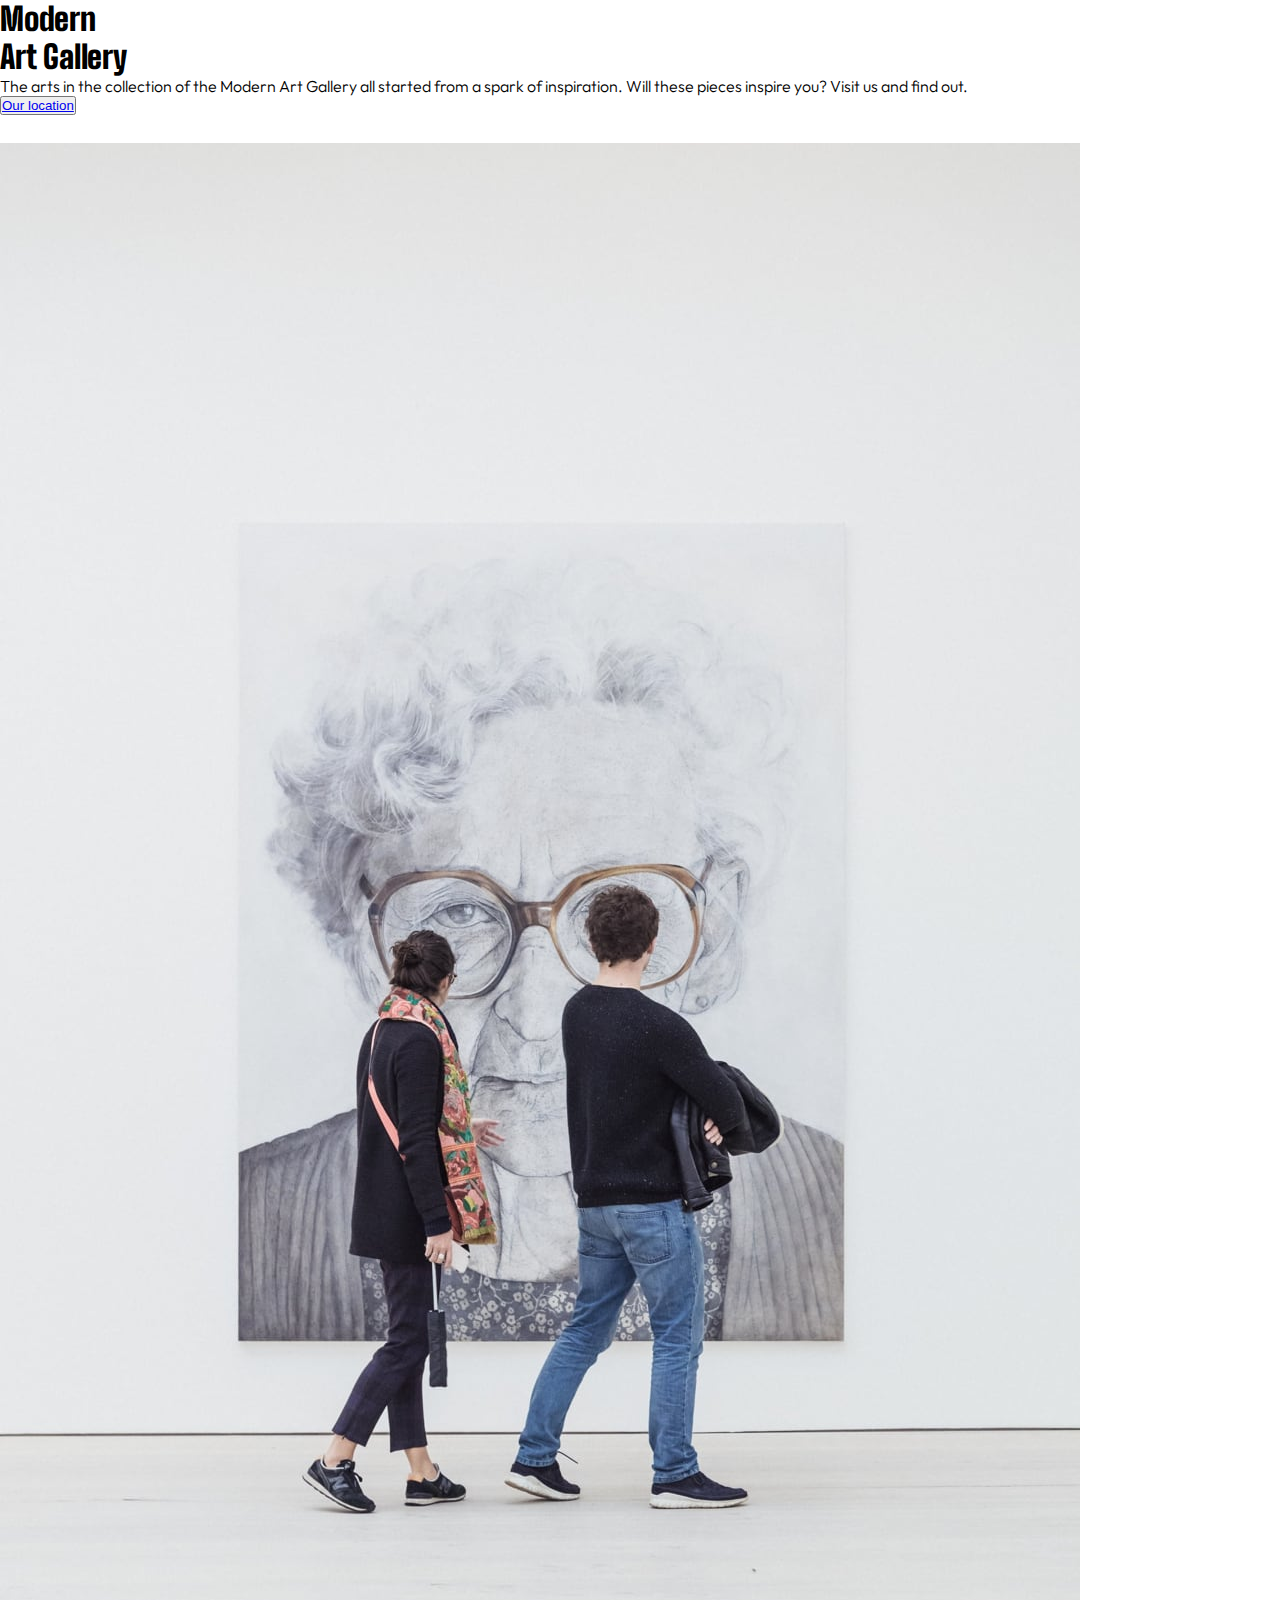
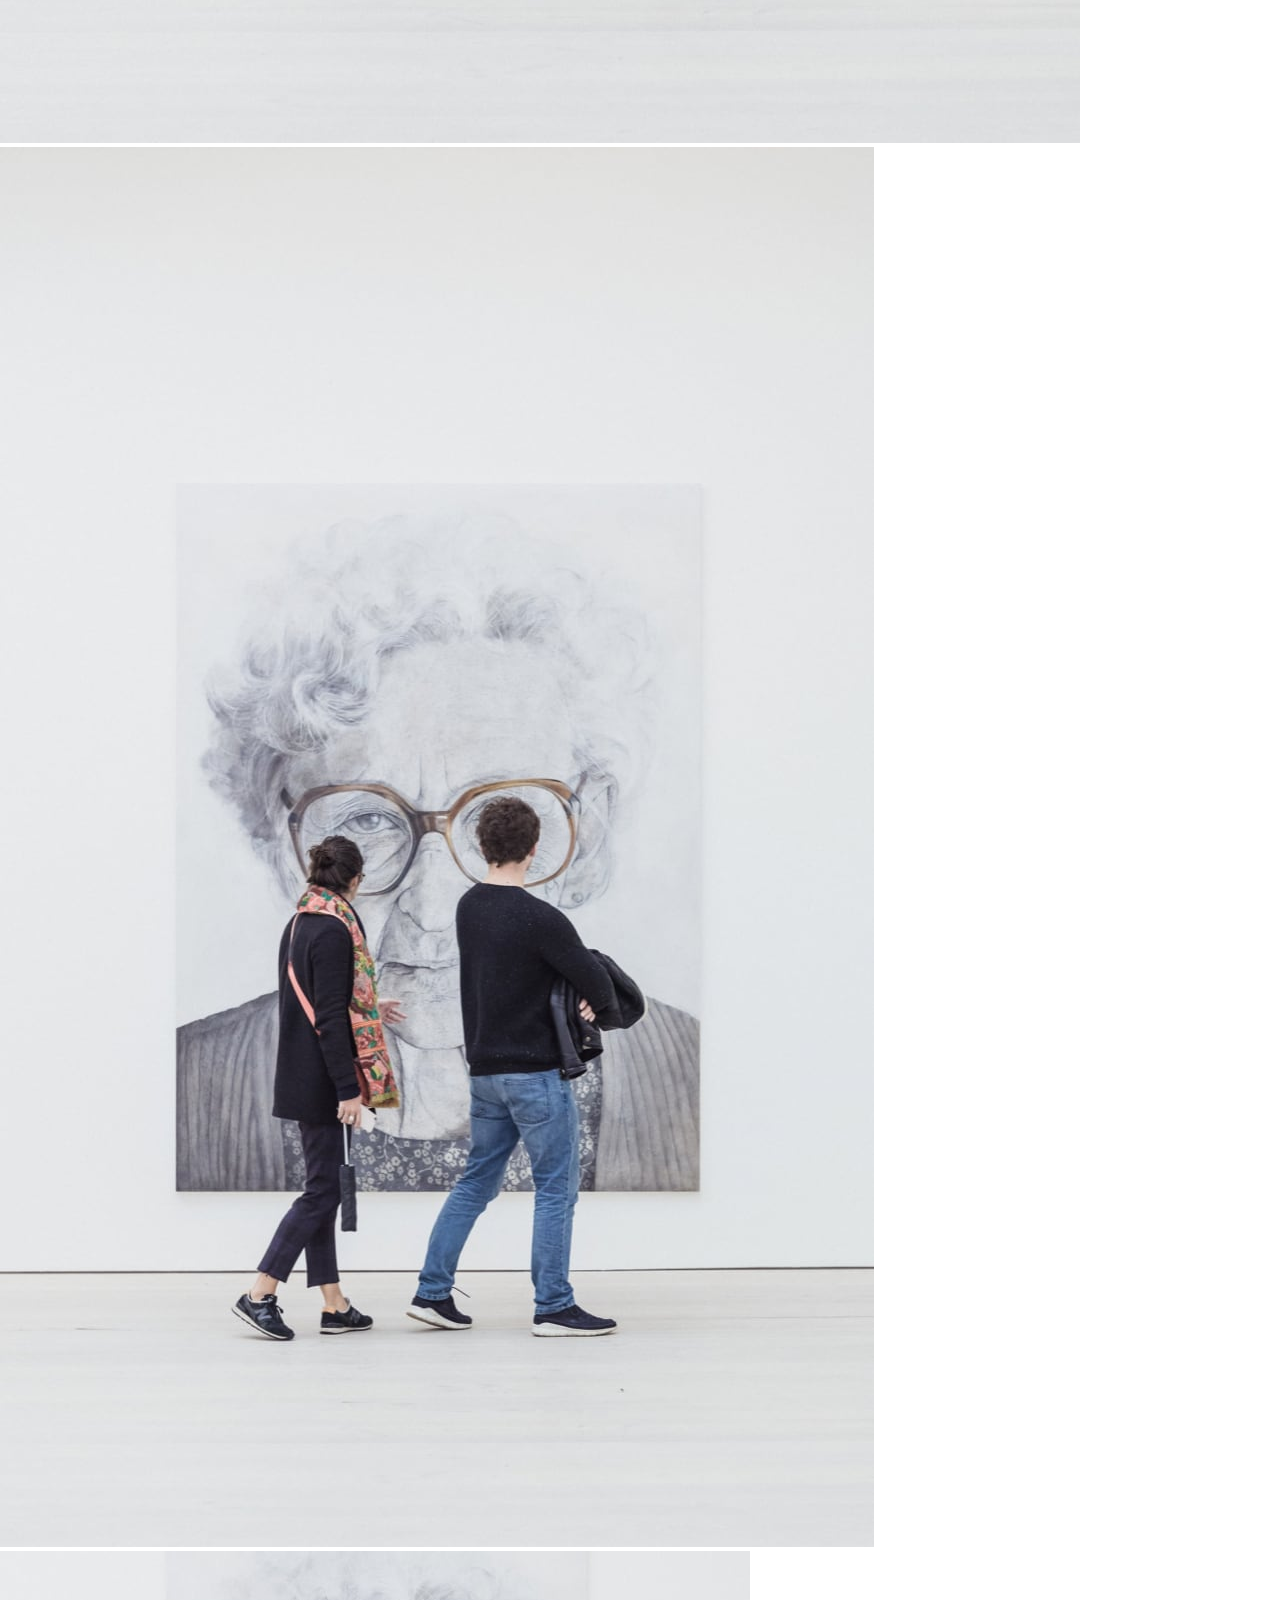
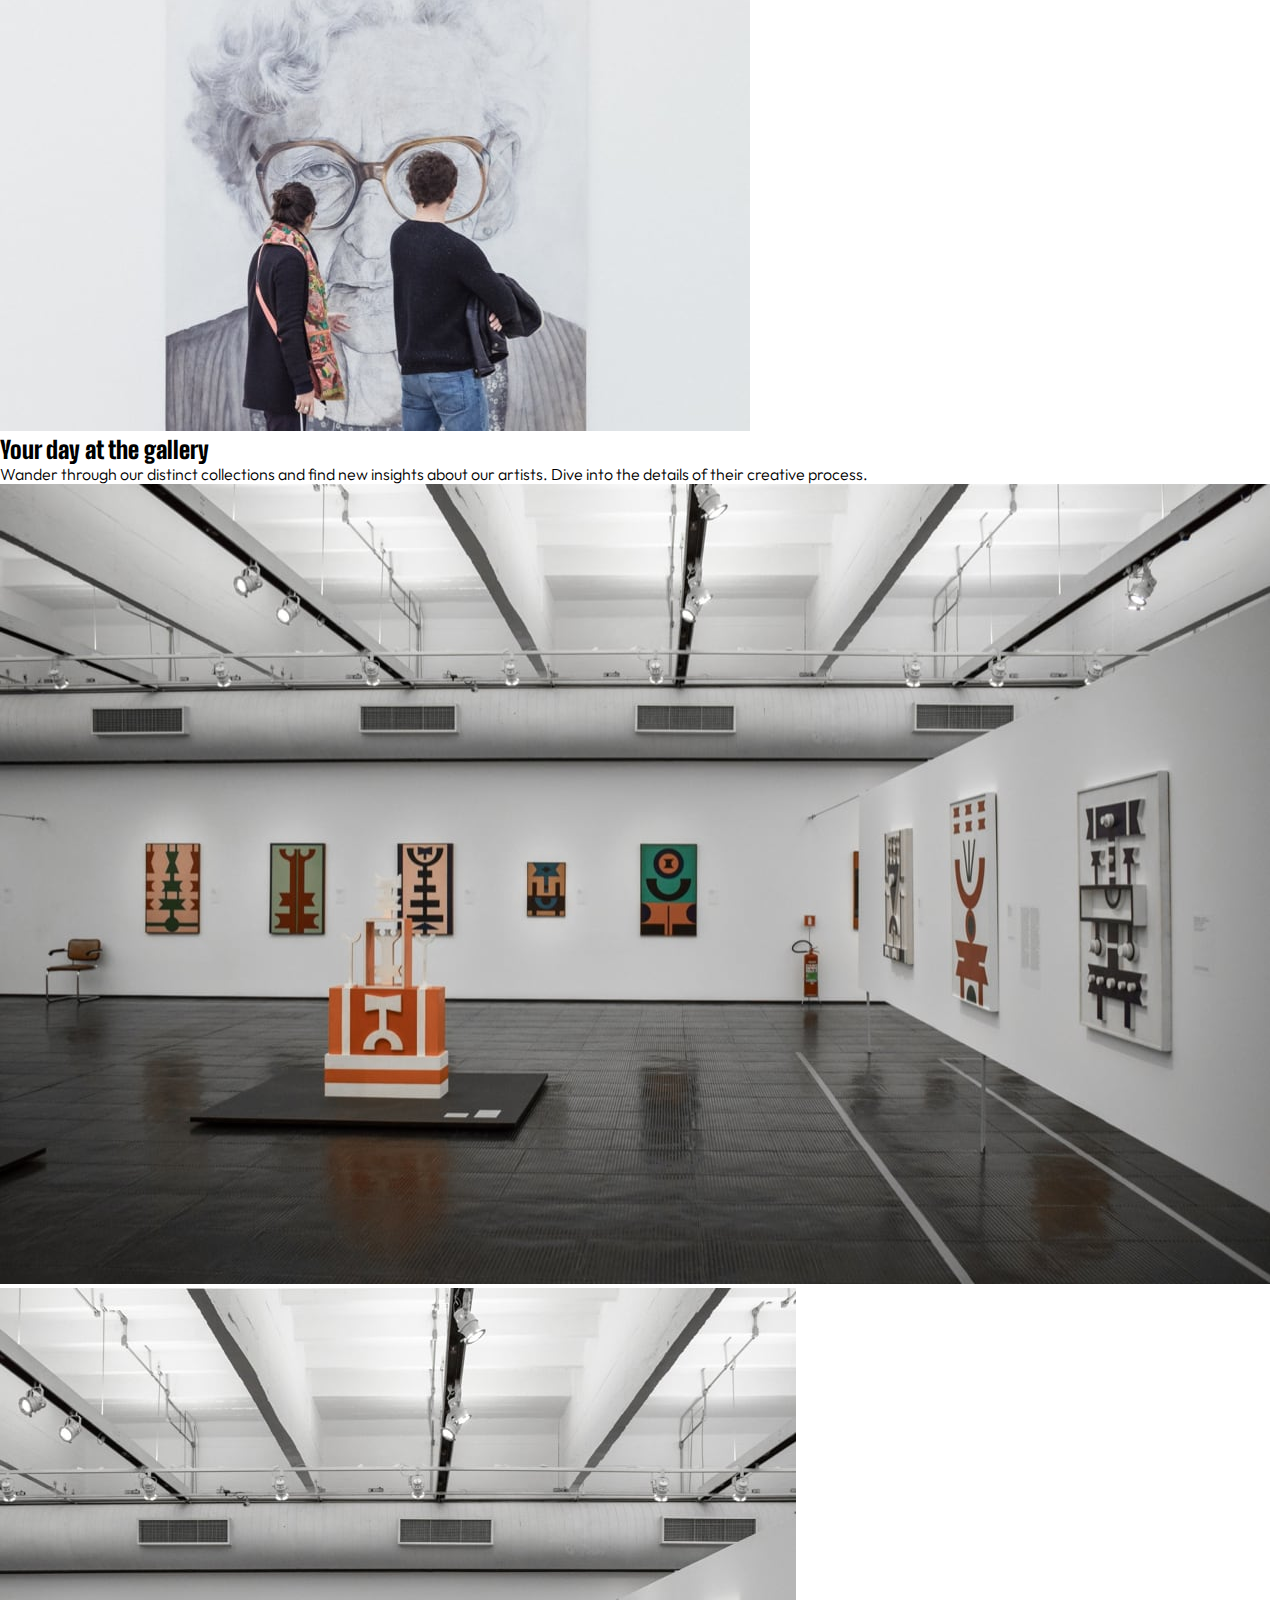
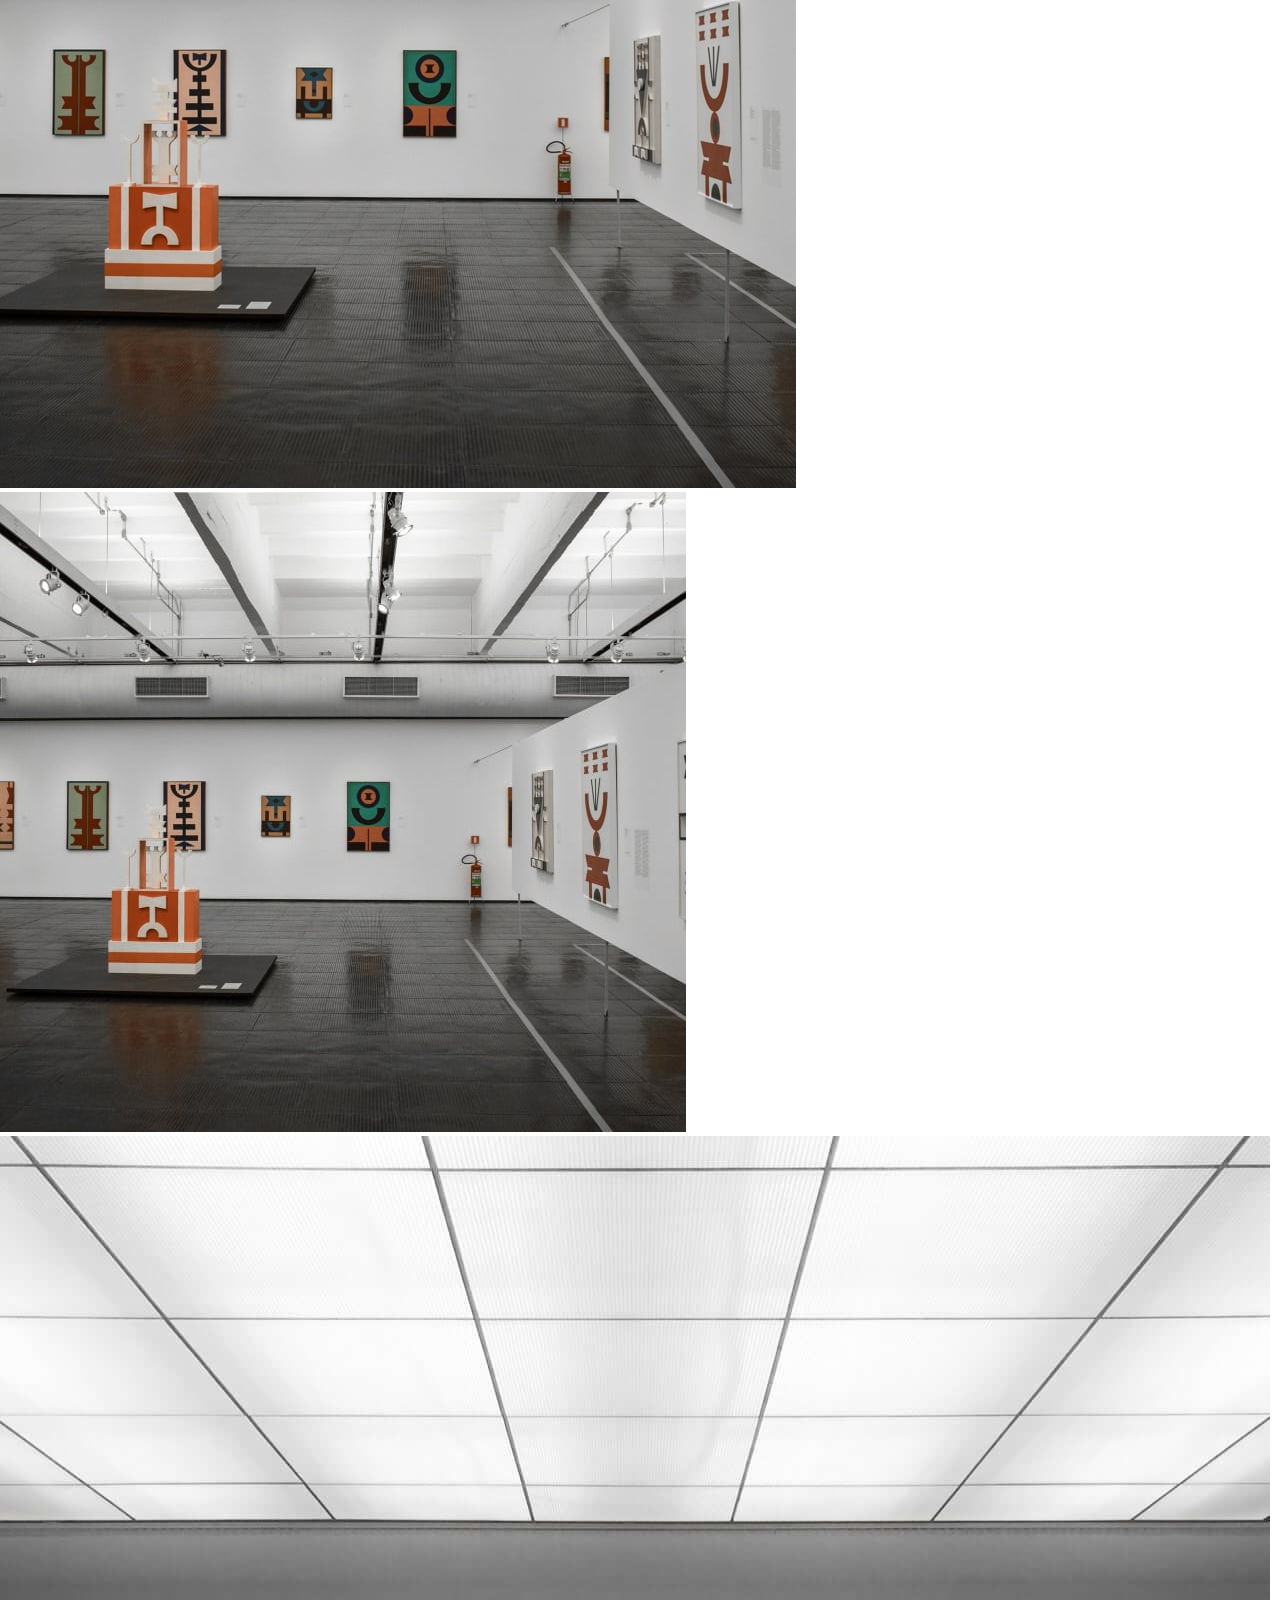
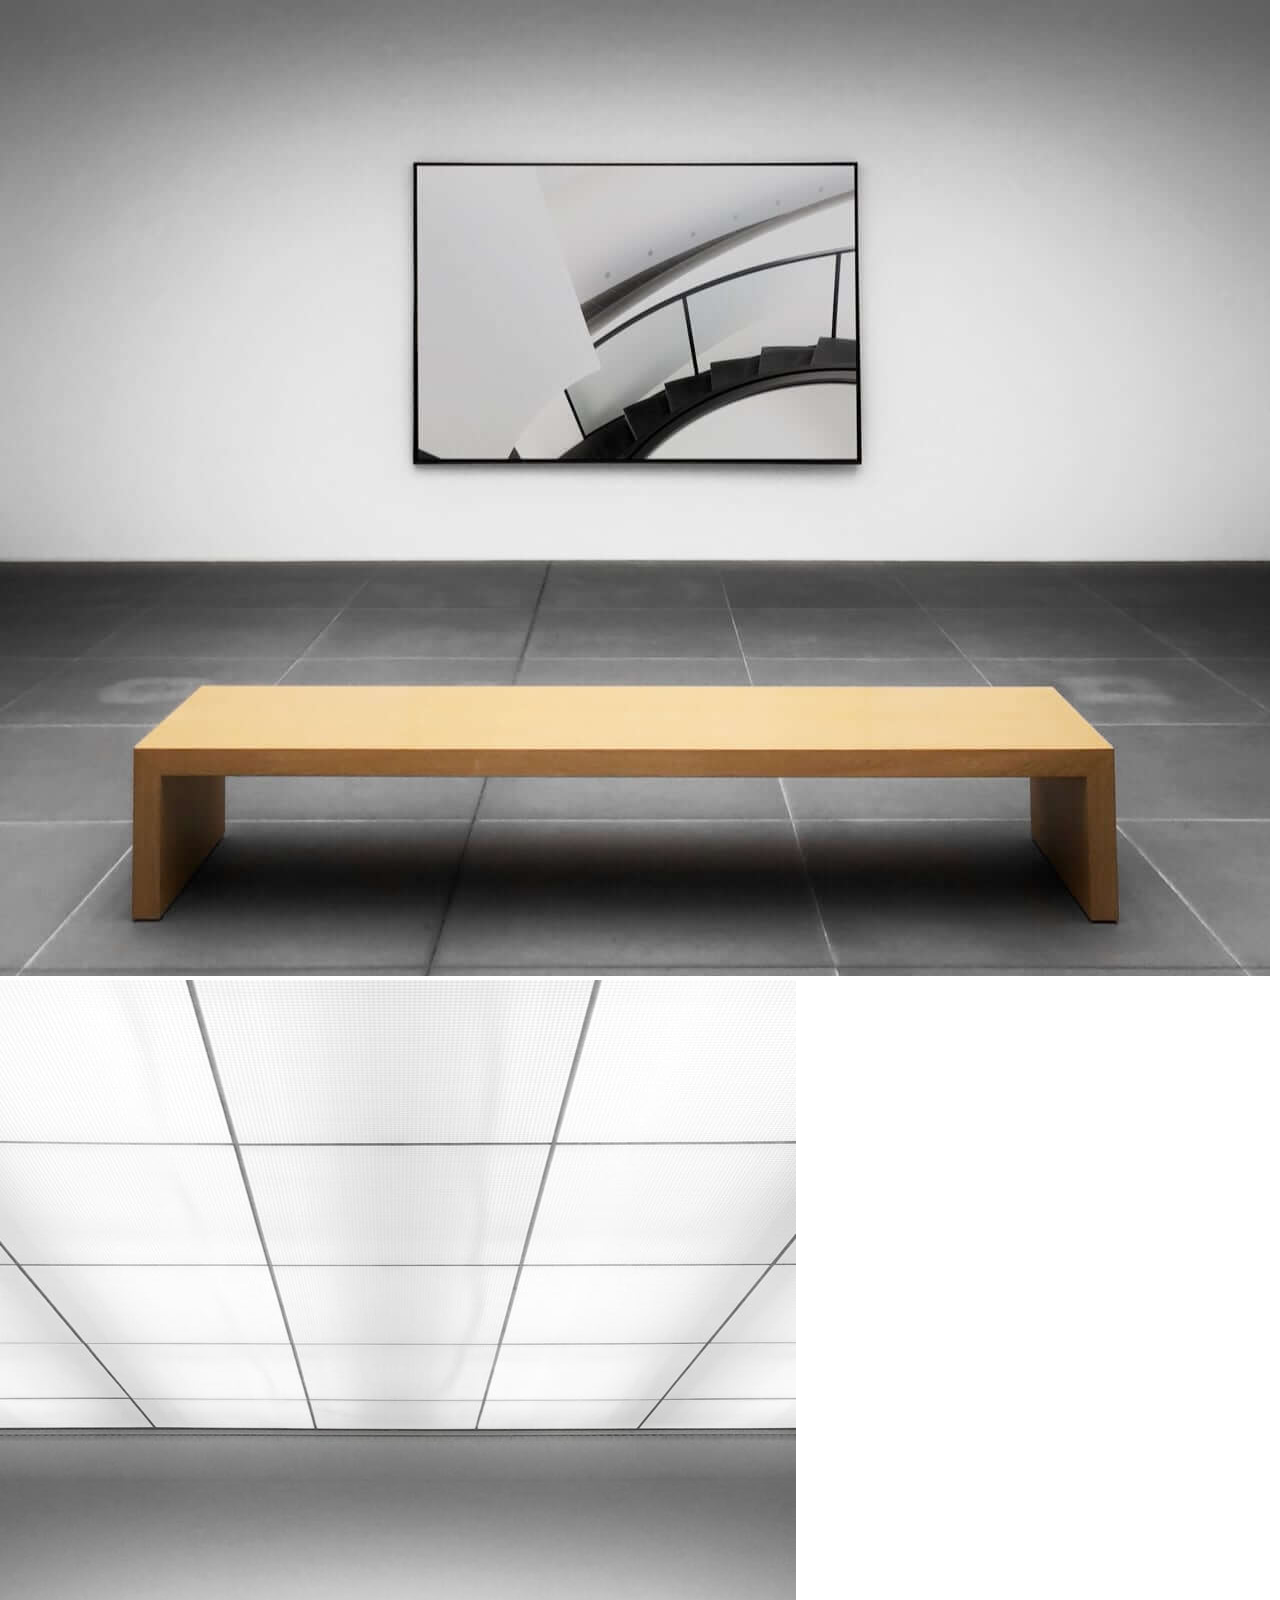
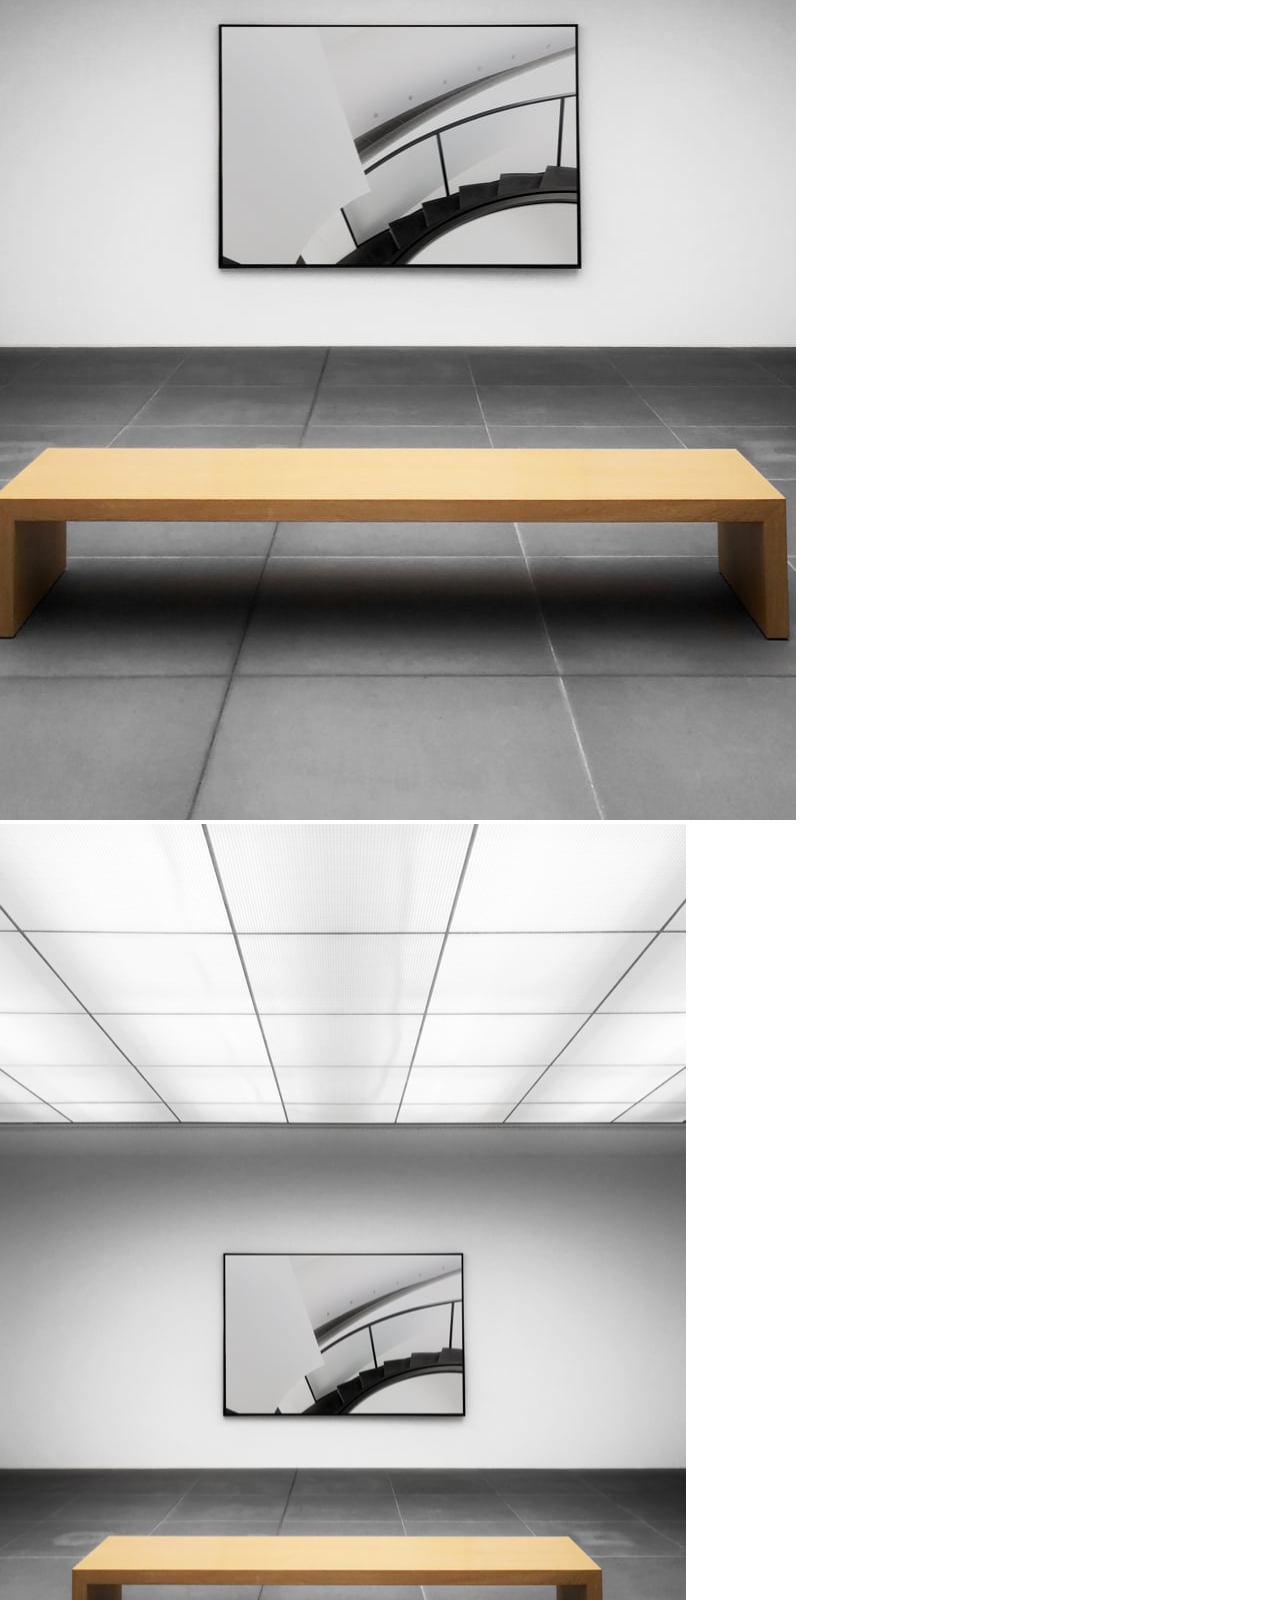
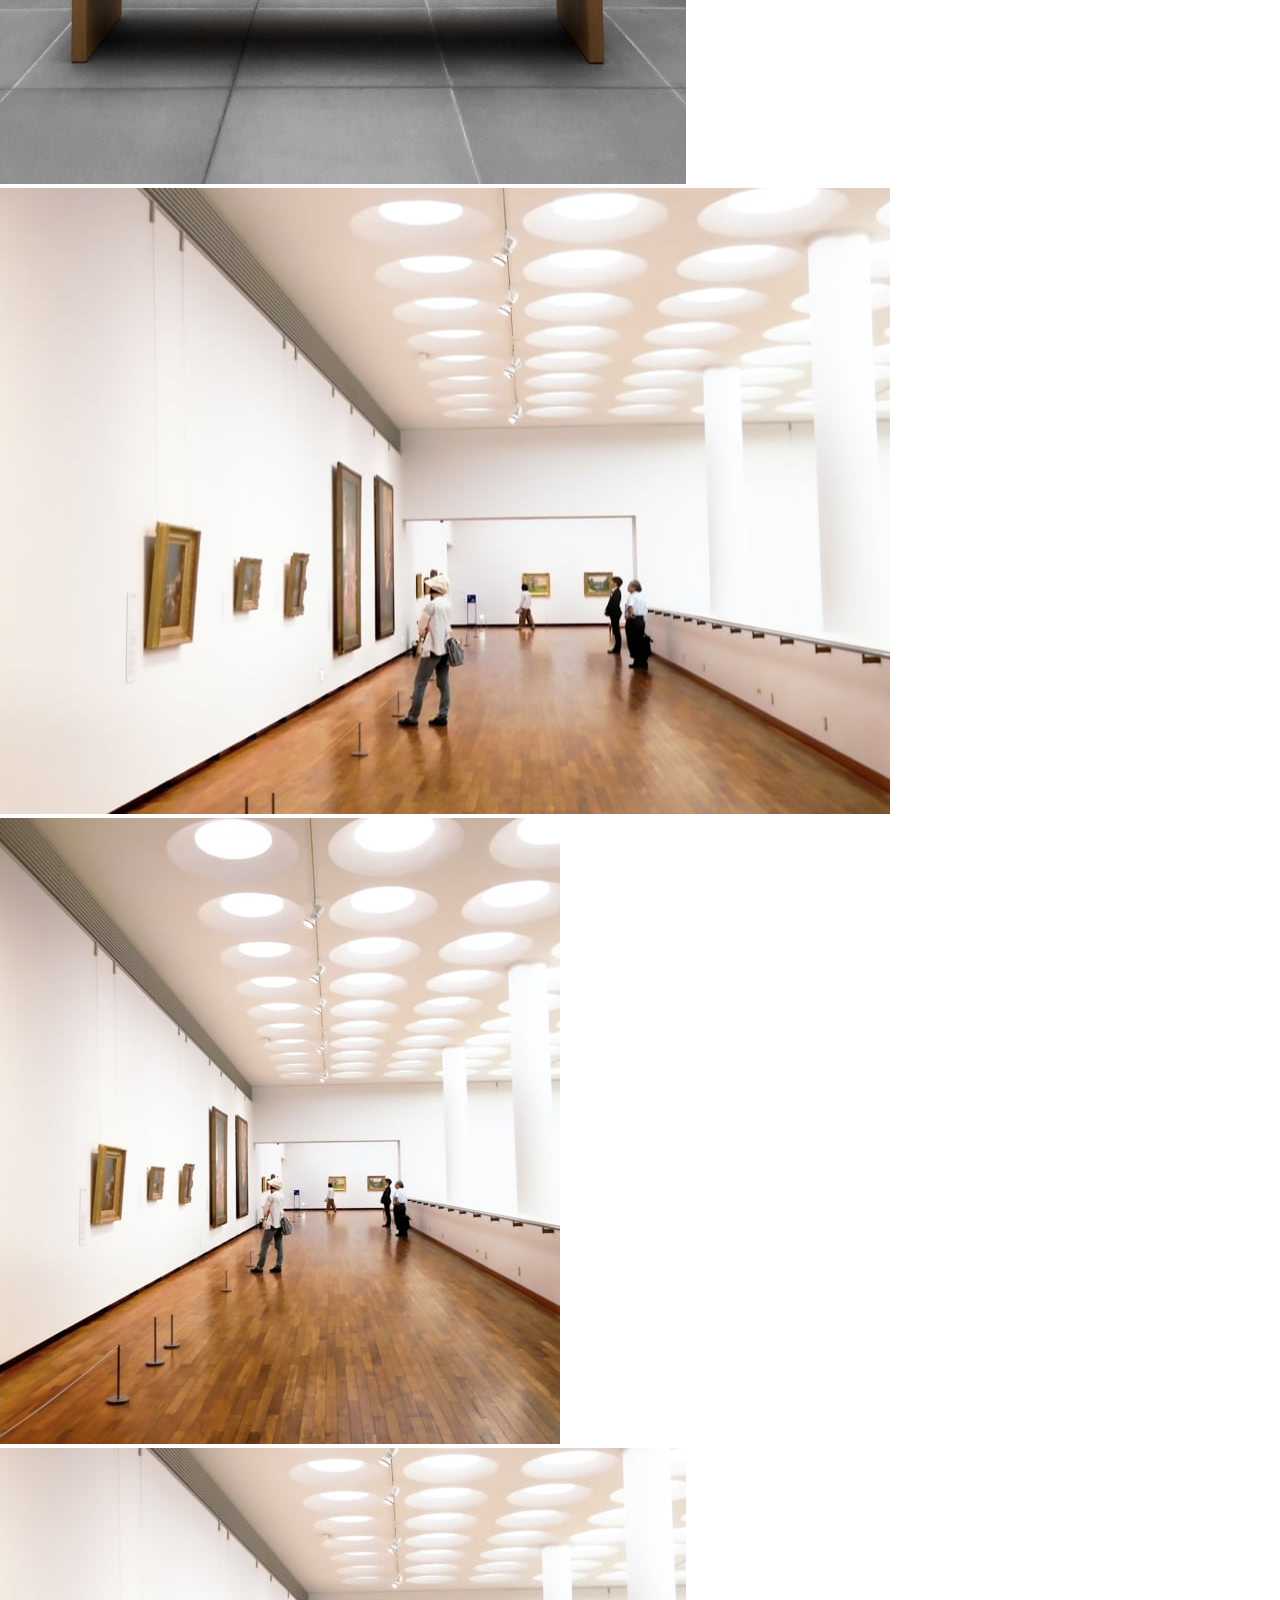
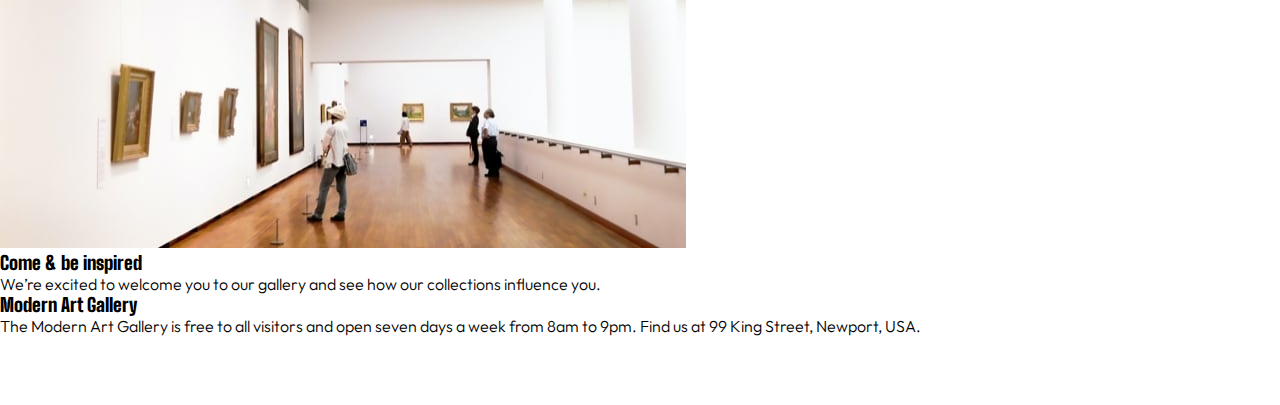
<file: index.html>
<!DOCTYPE html>
<html lang="en">
<head>
  <meta charset="UTF-8">
  <meta name="viewport" content="width=device-width, initial-scale=1.0">

  <link rel="stylesheet" href="style1.css">
  <title>Frontend Mentor | Art gallery website</title>
</head>
<body>

<div class="full-wrapper">


    <div class="first-container">

      <div class="about">
      <h1> Moder<span>n</span> <br>Art Gal<span>lery</span> </h1>

      <p>The arts in the collection of the Modern Art Gallery all started 
        from a spark of inspiration. Will these pieces inspire you? Visit 
        us and find out. </p>

<div class="button-container"> 
  <button  class="location"><a href="location.html"> Our location </a> </button>
<div class="button-image"><img src="assets/icon-arrow-right.svg" alt=""></div>

</div>
    
      </div>

      <div class="desktop-image1">
        <img src="assets/desktop/image-hero@2x.jpg" alt="">
      </div>

      <div class="tablet-image1">
        <img src="assets/tablet/image-hero@2x.jpg" alt="">
      </div>

      <div class="mobile-image1">
        <img src="assets/mobile/image-hero@2x.jpg" alt="">
      </div>

</div>

<div class="second-container">

  <div class="first-section">

    <div class="first-about">
      <h2> Your day at the gallery</h2>
    
      <p> Wander through our distinct collections and find new insights about 
        our artists. Dive into the details of their creative process.</p>
    </div>

    <div class="desktop-image2">
      <img src="assets/desktop/image-grid-1@2x.jpg" alt="">
    </div>

    <div class="tablet-image2">
      <img src="assets/tablet/image-grid-1@2x.jpg" alt="">
    </div>

    <div class="mobile-image2">
      <img src="assets/mobile/image-grid-1@2x.jpg" alt="">
    </div>

  

</div>

<div class="second-section">
<div class="part-1">
  <div class="desktop-image3">
    <img src="assets/desktop/image-grid-2@2x.jpg" alt="">
  </div>

  <div class="tablet-image3">
    <img src="assets/tablet/image-grid-2@2x.jpg" alt="">
  </div>

  <div class="mobile-image3">
    <img src="assets/mobile/image-grid-2@2x.jpg" alt="">
  </div>

</div>


<div class="part-2">
  <div class="desktop-image4">
    <img src="assets/desktop/image-grid-3@2x.jpg" alt="">
  </div>

  <div class="tablet-image4">
    <img src="assets/tablet/image-grid-3@2x.jpg" alt="">
  </div>

  <div class="mobile-image4">
    <img src="assets/mobile/image-grid-3@2x.jpg" alt="">
  </div>

<div class="advertisements">
  <h3> Come &amp; be inspired</h2>
    
  <p> We’re excited to welcome you to our gallery and see how our collections 
   influence you.</p>
</div>

</div>


</div>

</div> 


<footer>

  <div class="footer-content">
  
    <div class="footer-about">
      <h3>  Modern Art Gallery</h3>
      <p>  The Modern Art Gallery is free to all visitors and open seven days a week 
           from 8am to 9pm. Find us at 99 King Street, Newport, USA.</p> 
          </div>
  
          <div class="social-media">
  
            <div class="facebook">
              <img src="assets/icon-facebook.svg" alt="">
            </div>
          
            <div class="twitter">
              <img src="assets/icon-twitter.svg" alt="">
            </div>
          
            <div class="instagram">
              <img src="assets/icon-instagram.svg" alt="">
            </div>
            
          </div>
  
   
  </div>
  
  </footer>


 

  


    


      
   

   
      
      

</body>
</html>
</file>
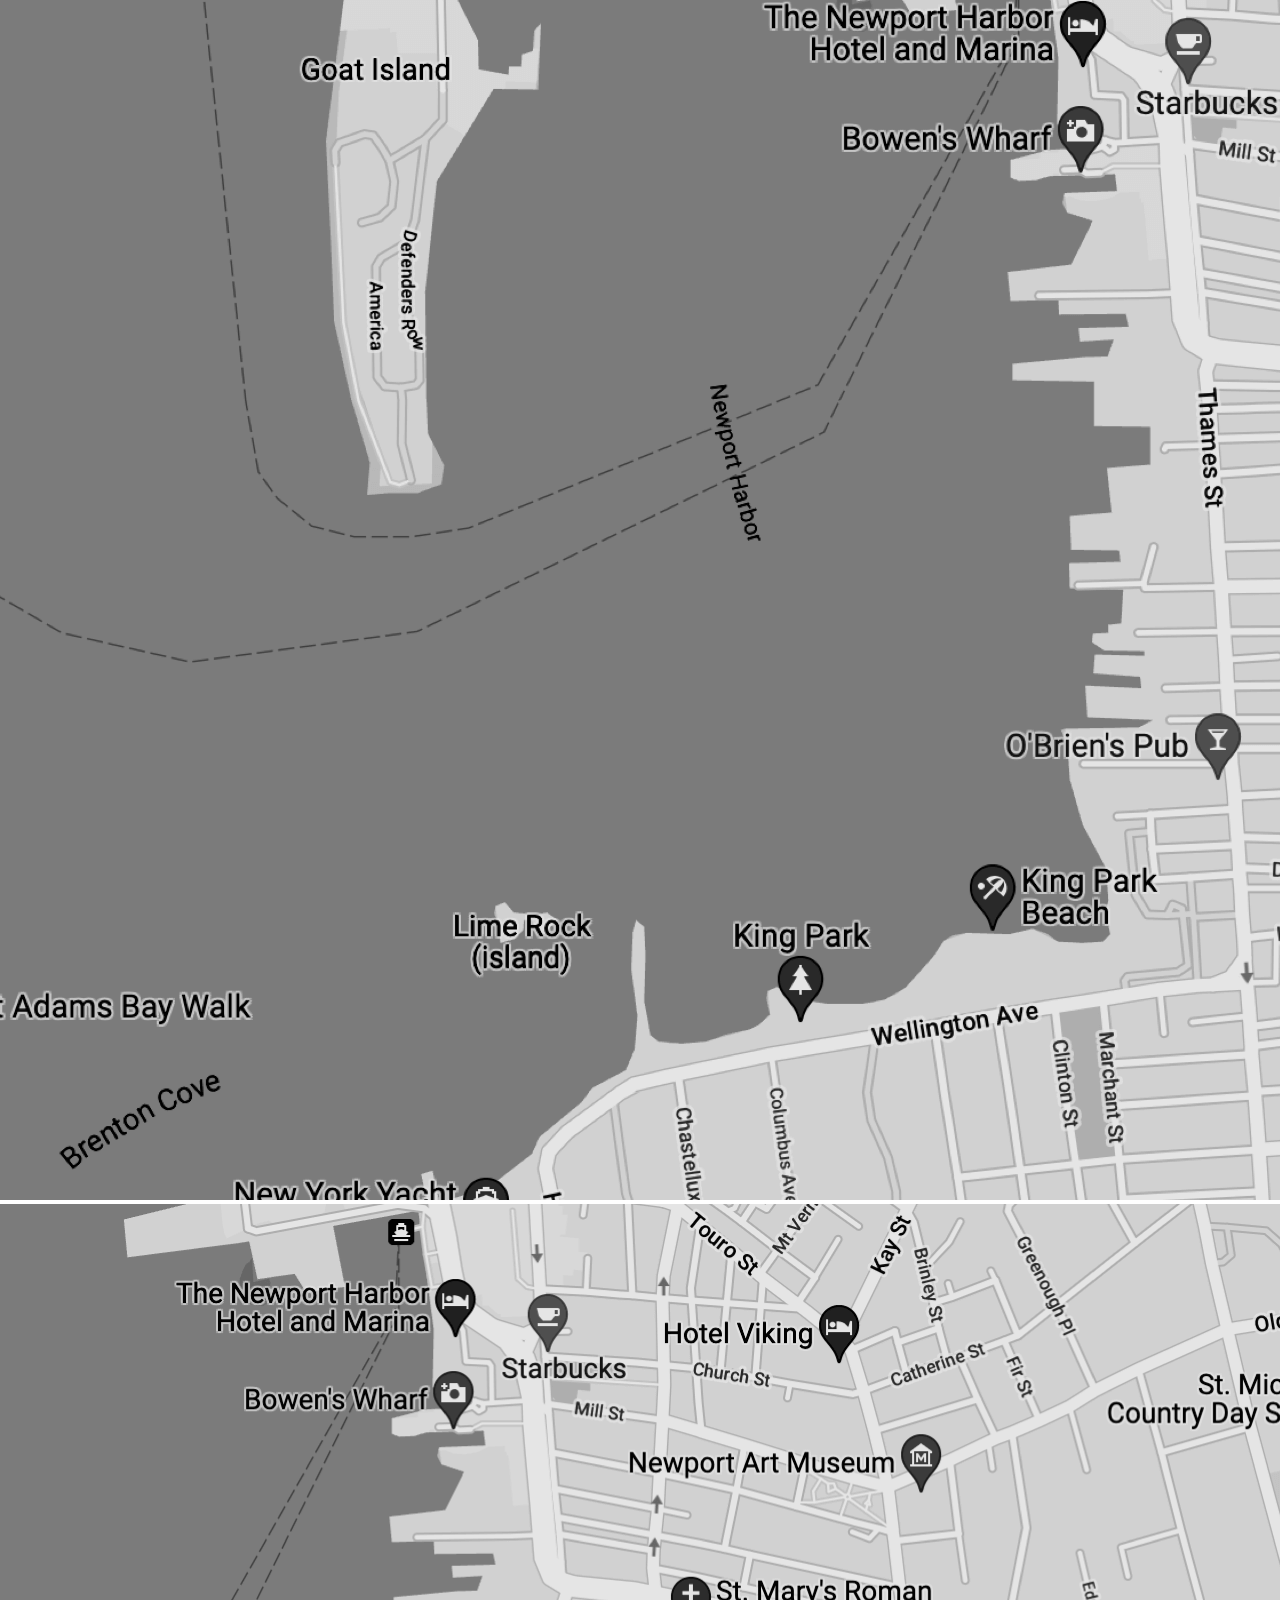
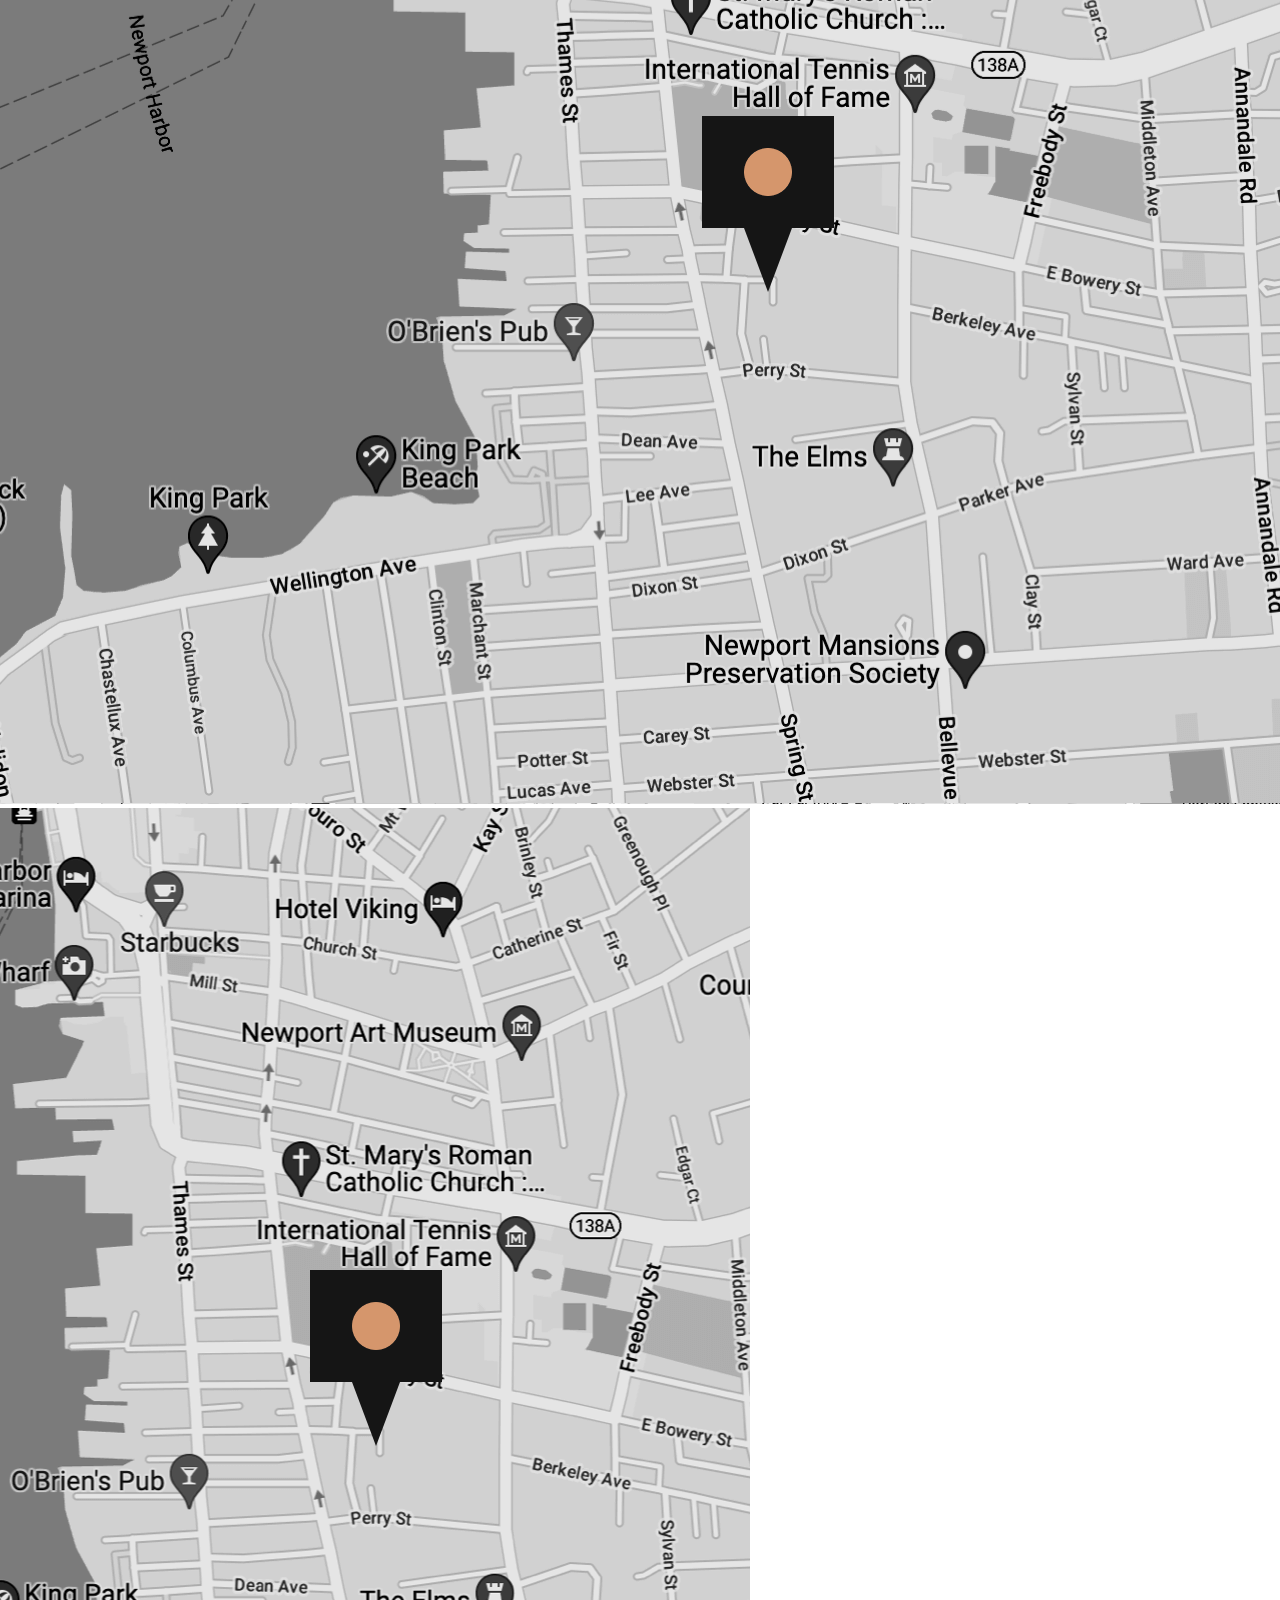
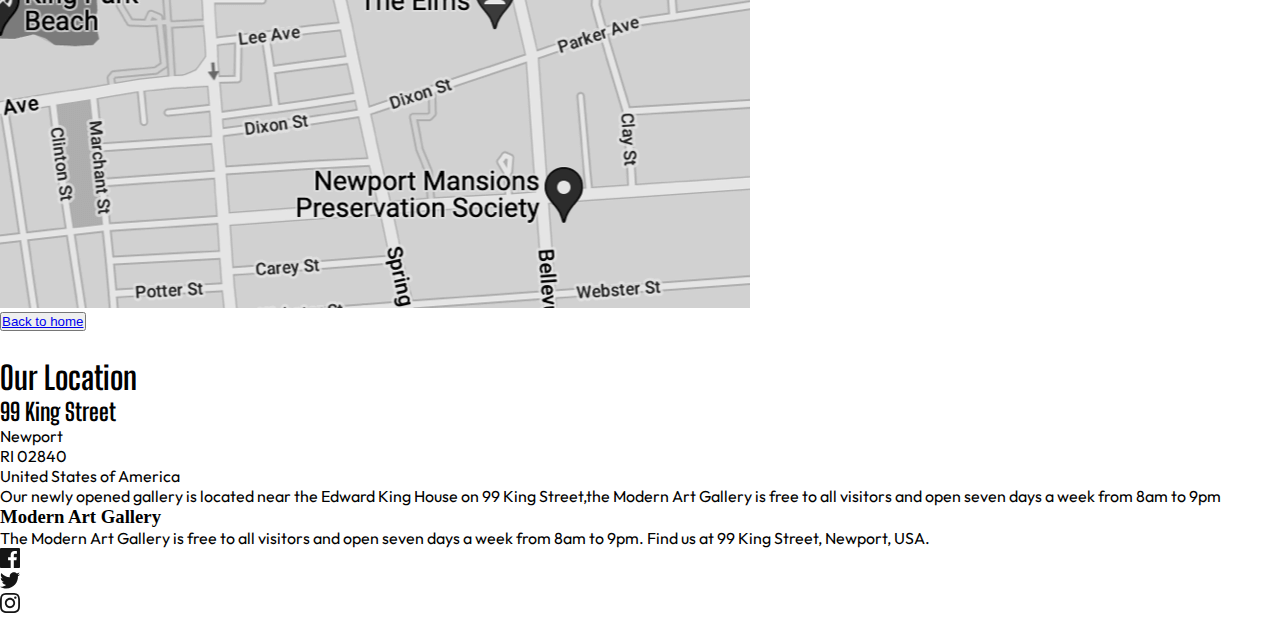
<file: location.html>
<!DOCTYPE html>
<html lang="en">
<head>
  <meta charset="UTF-8">
  <meta name="viewport" content="width=device-width, initial-scale=1.0">
  
  <title>Frontend Mentor | Art gallery website</title>
  <link rel="stylesheet" href="style2.css">
</head>
<body>
<div class="container">

  <div class="first-section">
    <div class="desktop-image00">
      <img src="assets/desktop/image-map@2x.png" alt="">
 </div>
 <div class="tablet-image00">
  <img src="assets/tablet/image-map@2x.png" alt="">
 </div>

 <div class="mobile-image00">
  <img src="assets/mobile/image-map@2x.png" alt="">
 </div>
    
    <div class="button-container">
    <button class="home"><a href="index.html">Back to home</a></button>
      <div class="button-image"><img src="assets/icon-arrow-left.svg" alt=""></div>
    </div>

  </div>

  <div class="second-section">
    <div class="second-part">
  <div class="location"><h1>Our Location</h1></div>

  <div class="directions">
   <div class="part-one">
    <h2>99 King Street</h2>
    <p> Newport <br>
      RI 02840 <br>
      United States of America</p>
   </div>
   
 <div class="part-two">
  <p>Our newly opened gallery is located near the Edward King House on
    99 King Street,the Modern Art Gallery is free to all visitors and open
    seven days a week from 8am to 9pm
    </p>
 </div>
 
 </div>

    </div>

  </div>

  <footer>

    <div class="footer-content">
  
  <div class="footer-about">
  
    <h3> Modern Art Gallery</h3>
  
    <p> The Modern Art Gallery is free to all visitors and open seven days a week 
     from 8am to 9pm. Find us at 99 King Street, Newport, USA.</p>
  </div>
  
  <div class="social-media">
    <div class="facebook">
      <img src="assets/icons/facebook.svg" alt="">
    </div>
  
  <div class="twitter">
    <img src="assets/icons/twitter.svg" alt="">
  </div>
  
  <div class="instagram">
    <img src="assets/icons/instagram.svg" alt="">
  </div>
  
  </div>
  
    </div>
  
  
  </footer>


</div>
</file>
<file: style1.css>
@import url('https://fonts.googleapis.com/css2?family=Big+Shoulders+Display:wght@400;700;900&family=Outfit&display=swap');

* {padding: 0px;
margin: 0px;
box-sizing: border-box;}
:root {
    --white: hsla(0,0%,100%,100%);
   --almost-black: hsla(0,0%,8%,100%);
    --gold: hsla(24,56%,63%,100%);
    --dark-grey: hsla(0,0%,27%,100%);}

    h1 , h2, h3, h4 {
        font-weight: 900;
        font-family: 'Big Shoulders Display', sans-serif;}

        p { font-family: 'Outfit', sans-serif;
        font-weight: 300;}

    @media screen and (min-width:1440px){
.tablet-image1,.tablet-image2, .tablet-image3, .tablet-image4 {display: none;}
.mobile-image1 , .mobile-image2, .mobile-image3, .mobile-image4 {display: none;}

a :active {
    cursor: pointer;
}
.button-container :active {
    color: var(--gold);
}

.button-image :active {
color: var(--almost-black);
}



        body{
            width: 100%;
            height: 2554px;}

            .full-wrapper {
                width: 100%;
                height: 100%;
                display: grid;
                grid-template-columns: 100%;
                grid-template-rows: 800px 1150px 244px; 
           row-gap:180px;}

            .first-container {
                width: 90%;
                height:800px;
                display: grid;
                grid-template-columns: 450px 540px 350px;
                position: relative; }
            
                .about {
                    width: 450px;
                    height: 799px;
                    background-color: black;
                    color: white;
                }
            
                .about h1 {
                    width: 514px;
                    height:176px;
                    font-size: 96px;
                    font-weight: 900;
                    text-transform: uppercase;
                    position: absolute;
                    top: 189px;
                    left:165px ; }
            
                    span {color: black;}
            
                    .about p {
                        width: 350px;
                        height: 160px;
                        font-size: 22px;
                        position: absolute;
                        top: 190px;
                        left: 925px;
                        color: var(--dark-grey);}
            
                       .button-container {
                        width: 260px;
                        height: 72px;
                        display: flex;
                       position: absolute;
                       top:425px;
                       left: 925px;}
            
            
            
                        .location{
                            width: 204px;
                            height: 72px;
                            background-color: black;}
            
                        button a {
                            color: white;
                            text-decoration: none;
                            font-size: 20px;
                            font-weight: 900;}
            
                            .button-image{
                                width: 56px;
                                height: 72px;
                                background-color: var(--gold);
                                display: flex;
                                align-items: center;
                                justify-content: center;}
            
                    .desktop-image1 img {
                        width: 100%;
                        height: 100%; }

                       /* End of first-container */


                       /* Beginning of the second-container */

                       .second-container {
                        justify-self: center;
                        width: 1110px;
                        height: 1150px;
                        display: grid;
                        grid-template-columns: 100%;
                        grid-template-rows: 400px 720px;
                        gap: 30px;}

                        .first-section {
                            width: 100%;
                            height: 400px;
                            display: grid;
                            grid-template-columns: 350px 635px;
                        gap: 125px;}

                            .first-about{
                                width: 350px;
                                height: 280px; 
                            display: grid;
                        gap: 32px;}

                                .first-about h2{
                                    width: 350px;
                                    height: 120px;
                                    text-transform: uppercase;
                                font-size: 60px;
                                font-weight: 900;}
        
                                .first-about p {
                                    width: 350px;
                                    height: 128px;
                                    font-size: 22px;
                                    color: var(--dark-grey);}

                                    .desktop-image2 {
                                        width: 635px;
                                        height: 400px; }

                                    
                                    .desktop-image2 img {
                                        width: 100%;
                                        height: 100%;}

                                        /* End of first-section */

                                        .second-section{
                                            width: 1110px;
                                            height: 720px;
                                            display: grid;
                                            grid-template-columns: 635px 445px;
                                            grid-template-rows: 720px;
                                            gap: 30px; }

                                            .desktop-image3 {
                                                width: 635px;
                                                height: 720px;}

                                                .desktop-image3 img {
                                                    width: 100%;
                                                    height: 100%; }

                                                   .full-box {
                                                    width: 445px;
                                                    height: 720px;
                                                    display: grid;
                                                    grid-template-columns: 445px;
                                                    grid-template-rows: 313px 377px;
                                                }
                                                   
                                                    

                                                   .desktop-image4 {
                                                    width: 445px;
                                                    height: 313px;
                                                margin-bottom: 30px;}

                                                   .desktop-image4 img {
                                                    width: 445px;
                                                    height: 313px;}

                                                    .advertisements{
                                                        width: 445px;
                                                        height: 377px;
                                                        background-color: var(--almost-black);
                                                        color: white;
                                                    display: grid;
                                                gap: 32px;
                                                padding-top: 65px;
                                            padding-left: 48px;}

                                                        .advertisements h3{
                                                            width: 350px;
                                                            height: 120px;
                                                            font-size: 60px;
                                                            font-weight: 900;}
                                                            .advertisements p {
                                                                width: 350px;
                                                                height: 96px;
                                                                font-size: 22px;
                                                            }

                                                    /* End of Second-container */

                                                    /* Beginning of footer */

                                                    footer {
                                                        width: 100%;
                                                        height: 244px;
                                                        background-color: var(--almost-black);
                                                        color: white; 
                                                    display: grid;
                                                justify-content: center;
                                            align-content: center;}

                                            .footer-content {
                                                width: 1110px;
                                                height: 84px;
                                                display: grid;
                                                grid-template-columns: 730px 100px;
                                                grid-template-rows: 84px;
                                            gap: 280px; }


                                                .footer-about {
                                                    width: 730px;
                                                    height: 84px;
                                                    display: flex;
                                                gap: 50px;}

                                                    .footer-about h3 {
                                                        width: 160px;
                                                        height: 54px;
                                                        font-size: 36px; }

                                                        .footer-about p {
                                                            width: 430px;
                                                            height: 74px;
                                                            font-size: 18px; }

                                                            .social-media {
                                                                width: 100px;
                                                                height: 20px;
                                                                display: flex;
                                                                gap: 10px;
                                                            }

    }

    @media screen and (min-width:750px) and (max-width:1024px){

.desktop-image1, .desktop-image2, .desktop-image3, .desktop-image4 {display: none;}
.mobile-image1 , .mobile-image2 , .mobile-image3 , .mobile-image4 {display: none;}
    body{width: 100%;
    height: 2287px;}

    .full-wrapper {
        width: 100%;
        height: 2287px;
        display: grid;
        grid-template-columns: 100%;
        grid-template-rows: 700px 1131px 216px;
        gap: 120px;}

        .first-container {position: relative;
            width: 90%;
            height:700px ;
            display: grid;
            grid-template-columns:437px 339px;
            grid-template-rows: 700px;
        align-items: center;}

            .about {position: absolute;
                z-index: 100;
                left: 389px;
                top: 145px;
                width: 339px;
                height: 410px;
            display: grid;
        gap: 48px;}

                .about h1 {
                    width: 339px;
                    height: 130px;
                    font-size: 70px;}

                    .about p {
                        width: 339px;
                        height: 112px;
                        font-size: 18px;
                        color: var(--dark-grey); }

                        .button-container { width: 260px;
                            height: 72px;
                        display: flex;}

                            .location{
                                width: 204px;
                                height: 72px;
                                background-color: black;}

                                 button a {
                            color: white;
                            text-decoration: none;
                            font-size: 20px;
                            font-weight: 900;}

                            .button-image{
                                width: 56px;
                                height: 72px;
                                background-color: var(--gold);
                                display: flex;
                                align-items: center;
                                justify-content: center;}

                                .tablet-image1{position: absolute;
                                    z-index: 82px;
                                    left: 0;
                                    width: 437px;
                                    height: 700px; }
                
                                .tablet-image1 img{
                                    width: 437px;
                                    height: 700px;
                                }

                                /* End of first-container */

                                .second-container {
                                    justify-self: center;
                                    width: 90%;
                                    height: 1131px;
                                    display: grid;
                                    grid-template-columns: 100%;
                                    grid-template-rows: 400px 720px;
                                    gap: 11px;}

                                    .first-section {
                                        width: 100%;
                                        height: 400px;
                                        display: grid;
                                        grid-template-columns: 223px 398px;
                                        grid-template-rows: 400px;
                                        gap: 68px;}

                                        .first-about {
                                            width: 223px;
                                            height: 299px;
                                        display: grid;
                                    gap: 40px ;}

                                            .first-about h2 {text-transform: uppercase;
                                                width:223px ;
                                                height:135px ;
                                                font-size:50px ; }

                                                .first-about p {
                                                    width:223px ;
                                                    height: 140px;
                                                    font-size: 18px ;
                                                    color: var(--dark-grey) ; }

                                                    .tablet-image2 {
                                                        width: 398px;
                                                        height: 400px;}

                                                        .tablet-image2 img {
                                                            width: 398px;
                                                            height: 400px;}

                                                            .second-section {
                                                                width: 100%;
                                                                height: 720px;
                                                                display: grid;
                                                                grid-template-columns:398px 280px;
                                                                gap: 11px;}

                                                                .tablet-image3 {
                                                                    width: 398px;
                                                                    height: 720px;
                                                                }
                                                                .tablet-image3 img {
                                                                    width:398px ;
                                                                    height: 720px;}

                                                                    .part-two {
                                                                        width:280px ;
                                                                        height:720px ;
                                                                        display: grid;
                                                                        grid-template-columns: 280px;
                                                                        grid-template-rows:313px 396px;
                                                                        }

                                                                        .tablet-image4 {
                                                                            width:280px ;
                                                                            height: 313px;
                                                                            margin-bottom: 11px;
                                                                        }
                                                                        .tablet-image4 img {
                                                                            width: 280px;
                                                                            height: 313px;
                                                                        }

                                                                        .advertisements {
                                                                            width:280px ;
                                                                            height: 396px;
                                                                            background-color: black;
                                                                            color:white ;
                                                                            display: grid;
                                                                            place-items: center center;
                                                                            gap: 30px;
                                                                        }

                                                                        .advertisements h3 {
                                                                            width: 223px;
                                                                            height: 90px;
                                                                            font-size:50px ;
                                                                            text-transform: uppercase;
                                                                        }

                                                                        .advertisements p {
                                                                            width: 223px;
                                                                            height: 112px;
                                                                            font-size: 18px;
                                                                        }
                
                
                                                                        footer {
                                                                            width: 100%;
                                                                            height: 216px;
                                                                            background-color: var(--almost-black);
                                                                            color: white; 
                                                                        display: grid;
                                                                    justify-content: center;
                                                                align-content: center;}
                    
                                                                .footer-content {
                                                                    width: 90%;
                                                                    height: 104px;
                                                                    display: grid;
                                                                    grid-template-columns: 390px 100px;
                                                                    grid-template-rows: 104px;
                                                                gap: 133px; }
                    
                    
                                                                    .footer-about {
                                                                        width: 390px;
                                                                        height: 104px;
                                                                        display: flex;
                                                                    gap: 50px;}
                    
                                                                        .footer-about h3 {
                                                                            width: 110px;
                                                                            height: 40px;
                                                                            font-size: 32px; }
                    
                                                                            .footer-about p {
                                                                                width: 281px;
                                                                                height: 104px;
                                                                                font-size: 16px; }
                    
                                                                                .social-media {
                                                                                    width: 100px;
                                                                                    height: 20px;
                                                                                    display: flex;
                                                                                    gap: 10px;
                                                                                }


    }

    @media screen and (max-width:749px) {
        .tablet-image1, .tablet-image2 ,.tablet-image3 ,.tablet-image4 {display: none;}
        .desktop-image1 , .desktop-image2, .desktop-image3 , .desktop-image4 {display: none;}

        body {
            width: 100%;
            height: 2811px; }

            .full-wrapper {
                width: 100%;
                height: 2811px;
                display: grid;
                grid-template-columns: 100%;
                grid-template-rows: 630px 1605px 336px;
                align-items: center;
            gap: 120px;
             }

               .first-container{
                width: 100%;
                height: 630px;
                display: flex;
                flex-direction: column-reverse;
            gap: 32px;
        margin-bottom: 120px;}

                .mobile-image1 {
                    width: 100%;
                    height: 240px;
                }
                .mobile-image1 img {
                    width: 100%;
                    height: 240px;
                }

                .about {
                    width: 100%;
                    height: 390px;
                display: grid;
            gap: 50px;}

                    .about h1 {text-transform: uppercase;
                        width: 90%;
                        height: 110px;
                        font-size: 60px; }

                        .about p {
                            width: 100%;
                            height: 112px;
                            font-size: 18px;
                            color: var(--dark-grey); }

                            .button-container { width: 260px;
                                height: 72px;
                            display: flex;}
    
                                .location{
                                    width: 204px;
                                    height: 72px;
                                    background-color: black;}
    
                                     button a {
                                color: white;
                                text-decoration: none;
                                font-size: 20px;
                                font-weight: 900;}
    
                                .button-image{
                                    width: 56px;
                                    height: 72px;
                                    background-color: var(--gold);
                                    display: flex;
                                    align-items: center;
                                    justify-content: center;}

                                    /* End of Section */

                                    .second-container {
                                        width: 95%;
                                        height: 1605px;
                                        display: grid;
                                        grid-template-columns: 95%;
                                        grid-template-rows: 543px 919px;
                                        justify-content: center;
                                        gap: 16px;}

                                        .first-section {
                                            width: 100%;
                                            height: 543px;
                                            display: flex;
                                            flex-direction: column-reverse;
                                            gap: 16px;}

                                            .mobile-image2 {
                                                width: 100%;
                                                height: 320px;
                                            }

                                            .mobile-image2 img {
                                                width: 100%;
                                                height: 320px;
                                            }

                                            .first-about {
                                                width: 100%;
                                                height: 223px;
                                                display: grid;
                                                gap: 21px;
                                            }

                                            .first-about h2 {text-transform: uppercase;
                                                width: 95%;
                                                height: 90px;
                                                font-size: 50px;
                                            }

                                            .first-about p {
                                                width: 95%;
                                                height: 112px;
                                                font-size: 18px;
                                                color: var(--dark-grey); }

                                                /* End of first section */

                                                .second-section {
                                                    height: 919px;
                                                   width: 95%;
                                                   display:flex;
                                                   flex-direction: column;
                                                   gap: 16px; }

                                                   .mobile-image3 {
                                                    width: 100%;
                                                    height: 480px;
                                                   }

                                                   .mobile-image3 img {
                                                    width: 100%;
                                                    height: 480px;
                                                   }

                                                   .part-two {
                                                    width: 100%;
                                                    height:493px ;
                                                    display: flex;
                                                    flex-direction: column;
                                                    gap: 16px;
                                                   }

                                                   .mobile-image4 {
                                                    width: 100%;
                                                    height: 200px;
                                                    margin-bottom: 16px;
                                                   }
                                                   .mobile-image4 img {
                                                    width: 100%;
                                                    height: 200px;
                                                   }

                                                   .advertisements{
                                                    width: 100%;
                                                    height: 293px;
                                                    background-color: var(--almost-black);
                                                    color: white;
                                                    display: grid;
                                                    place-items:  center center;
                                                    gap: 24px;
                                                   }
                                                   .advertisements h3 {text-transform: uppercase;
                                                    width: 90%;
                                                    height: 90px;
                                                    font-size: 50px;}

                                                    .advertisements p {
                                                        width: 91%;
                                                        height: 84px;
                                                        font-size: 18px;
                                                    }

                                                    /* End of Second Container */

                                                    footer {
                                                        width: 100%;
                                                        height: 336px;
                                                        background-color: var(--almost-black);
                                                        color: white;
                                                        display: grid;
                                                        place-items: center center; }

                                                        .footer-content {
                                                            width: 83%;
                                                            height: 240px;
                                                            display: grid;
                                                            grid-template-columns: 100%;
                                                            grid-template-rows: 214px 20px;}
                                                            
                                                            .footer-about {
                                                                width: 100%;
                                                                height:214px;
                                                                display: grid;
                                                                gap: 50px;
                                                            }

                                                            .footer-about h3 {
                                                                width:40%;
                                                                height: 50px;
                                                                font-size: 30px;
                                                                text-transform: uppercase;
                                                            }

                                                            .footer-about p {
                                                                width: 100%;
                                                                height: 104px;
                                                                font-size: 16px; }

                                                                .social-media {
                                                                    width: 100px;
                                                                    height: 20px;
                                                                    display: flex;
                                                                    gap: 10px;}
   








    }
</file>
<file: style2.css>
@import url('https://fonts.googleapis.com/css2?family=Big+Shoulders+Display:wght@900&family=Outfit:wght@300&display=swap');

*{padding: 0;
margin: 0;
box-sizing: border-box;}

h1 {font-family: 'Big Shoulders Display',serif;}
p {font-family: 'Outfit', sans-serif;}
h2{font-family: 'Big Shoulders Display',serif;}

:root {
    --footer-color:rgb(213,150,108);
    --middle-color:rgb(21,21,21);
    --other-color:rgb(68,68,68);
}

@media screen and (min-width:1440px) {
    .tablet-image00 {display: none;}
    .mobile-image00 {display: none;}

a:active {cursor: pointer;}
.button-container :active {color: var(--footer-color);}

    body {
        width: 100%;
        height: 1392px;}

        .container{
            width: 100%;
            height: 1392px;
            display: grid;
            grid-template-columns: 100%;
            grid-template-rows: 600px 548px 244px;}

            .first-section{
                width: 100%;
                height: 600px;
            position: relative;}

                .desktop-image00{
                    width: 100%;
                    height: 600px;}

                    .desktop-image00 img {
                        width: 100%;
                        height: 600px;}

                        .button-container{
                            width: 264px;
                            height: 72px; 
                        display: flex;
                        flex-direction: row-reverse;
                        position: absolute;
                        top: 0;
                        left: 156px;}

                        button {width: 208px;
                        height: 72px;
                    background-color: black;
                display: grid;
                place-items: center center;}

                    button a {
                                text-decoration: none;
                                color: white;
                                text-transform: uppercase;
                                font-size:20px ;
                                font-weight:700 ;
                                font-family:'Big Shoulders Display',serif; ; }

                                .button-image{
                                    background-color: var(--footer-color);
                                    width: 56px;
                                    height: 72px;
                                    display: grid;
                                    place-items: center center;}

                                    /* End of first-section */

                                    .second-section{
                                        height: 548px;
                                        width: 100%;
                                       background-color: black;
                                       color: white;
                                       display: grid;
                                       place-content: center center;}

                                       .second-part{
                                        width: 1110px;
                                        height: 316px;
                                        display: grid;
                                        grid-template-columns: 350px 540px;
                                        grid-template-rows: 316px;
                                    gap: 220px;}

                                        .location {
                                            width: 350px;
                                            height: 140px;}

                                            .location h1 {width: 100%;
                                                height: 100%;
                                                text-transform: uppercase;
                                                font-size: 70px;}

                                                .directions{
                                                    width: 540px;
                                                    height:316px ;
                                                    display: grid;
                                                    grid-template-columns: 100%;
                                                    grid-template-rows: 156px 128px;
                                                    gap: 32px; }

                                                    .part-one {
                                                        width: 540px;
                                                        height: 156px;
                                                    display: grid;
                                                gap: 24px;}

                                                        .part-one h2 {text-transform: uppercase;
                                                            width: 350px;
                                                            height: 36px;
                                                            color: var(--footer-color);
                                                            font-size: 36px;}

                                                            .part-one p {
                                                                width: 445px;
                                                                height: 96px;
                                                                font-size: 22px;
                                                                font-weight: 300;}

                                                                .part-two{
                                                                    width: 540px;
                                                                    height: 128px;}
                                                                    .part-two p {
                                                                        width: 540px;
                                                                        height: 128px;
                                                                        font-size: 22px;}

                                                                        /* End of Second-container */


                                                                        
                                                    footer {
                                                        width: 100%;
                                                        height: 244px;
                                                        background-color: var(--footer-color);
                                                        color:black; 
                                                    display: grid;
                                                justify-content: center;
                                            align-content: center;}

                                            .footer-content {
                                                width: 1110px;
                                                height: 84px;
                                                display: grid;
                                                grid-template-columns: 730px 100px;
                                                grid-template-rows: 84px;
                                            gap: 280px; }


                                                .footer-about {
                                                    width: 730px;
                                                    height: 84px;
                                                    display: flex;
                                                gap: 140px;}

                                                    .footer-about h3 {
                                                        width: 160px;
                                                        height: 54px;
                                                        font-size: 36px; }

                                                        .footer-about p {
                                                            width: 430px;
                                                            height: 74px;
                                                            font-size: 18px; }

                                                            .social-media {
                                                                width: 100px;
                                                                height: 20px;
                                                                display: flex;
                                                                gap: 10px;
                                                            }
                                                        }

@media screen and (min-width:750px) and (max-width:1024px){
    .desktop-image00 {display: none;}
    .mobile-image00 {display: none;}

    body {
        width: 100%;
        height: 1252px;}

        .container{
            width: 100%;
            height: 1252px;
            display: grid;
            grid-template-columns: 100%;
            grid-template-rows: 600px 436px 216px;}

            .first-section{
                width: 100%;
                height: 600px;
            position: relative;}

            .tablet-image00{
                width: 100%;
                height: 600px;}

                .tablet-image00 img {
                    width: 100%;
                    height: 600px;}

                    .button-container{
                        width: 264px;
                        height: 72px; 
                    display: flex;
                    flex-direction: row-reverse;
                    position: absolute;
                    top: 0;
                    left: 39px;}

                    button {width: 208px;
                    height: 72px;
                background-color: black;
            display: grid;
            place-items: center center;}

                button a {
                            text-decoration: none;
                            color: white;
                            text-transform: uppercase;
                            font-size:20px ;
                            font-weight:700 ;
                            font-family:'Big Shoulders Display',serif; ; }

                            .button-image{
                                background-color: var(--footer-color);
                                width: 56px;
                                height: 72px;
                                display: grid;
                                place-items: center center;}

                                /* End of first-section */


                                .second-section{
                                    height: 436px;
                                    width: 100%;
                                   background-color: black;
                                   color: white;
                                   display: grid;
                                   place-content: center center;}

                                   .second-part{
                                    width: 90%;
                                    height: 268px;
                                    display: grid;
                                    grid-template-columns: 223px 398px;
                                    grid-template-rows: 268px;
                                gap: 68px;}

                                .location {
                                    width: 223px;
                                    height: 100px;}

                                    .location h1 {width: 100%;
                                        height: 100%;
                                        text-transform: uppercase;
                                        font-size: 55px;}

                                        .directions{
                                            width: 398px;
                                            height: 268px ;
                                            display: grid;
                                            grid-template-columns: 100%;
                                            grid-template-rows: 116px 112px;
                                            gap: 20px; }

                                            .part-one {
                                                width: 398px;
                                                height: 116px;
                                            display: grid;
                                        gap: 24px;}

                                                .part-one h2 {text-transform: uppercase;
                                                    width: 350px;
                                                    height: 32px;
                                                    color: var(--footer-color);
                                                    font-size: 32px;}

                                                    .part-one p {
                                                        width: 398px;
                                                        height: 84px;
                                                        font-size: 18px;
                                                        font-weight: 300;}

                                                        .part-two{
                                                            width: 398px;
                                                            height: 112px;}
                                                            .part-two p {
                                                                width: 398px;
                                                                height: 112px;
                                                                font-size: 18px;}

                                                                                      
                                                    footer {
                                                        width: 100%;
                                                        height: 216px;
                                                        background-color: var(--footer-color);
                                                        color:black; 
                                                    display: grid;
                                                justify-content: center;
                                            align-content: center;}

                                            .footer-content {
                                                width: 100%;
                                                height: 104px;
                                                display: grid;
                                                grid-template-columns: 391px 100px;
                                                grid-template-rows: 104px;
                                            gap: 133px; }


                                                .footer-about {
                                                    width: 391px;
                                                    height: 104px;
                                                    display: flex;
                                                gap: 65px;}

                                                    .footer-about h3 {
                                                        width: 110px;
                                                        height: 40px;
                                                        font-size: 30px; }

                                                        .footer-about p {
                                                            width: 281px;
                                                            height: 104px;
                                                            font-size: 16px; }

                                                            .social-media {
                                                                width: 100px;
                                                                height: 20px;
                                                                display: flex;
                                                                gap: 10px;
                                                            } 







}

@media screen and (max-width:749px) {
    .desktop-image00 {display: none;}
    .tablet-image00 {display: none;}

    body {
        width: 100%;
        height: 1379px;
    }

    .container{
        width: 100%;
        height: 1379px;
        display: grid;
        grid-template-columns: 100%;
        grid-template-rows: 550px 439px 336px;}

        .first-section{
            width: 100%;
            height:550px;
        position: relative;}

        .mobile-image00{
            width: 100%;
            height: 550px;}

            .mobile-image00 img {
                width: 100%;
                height: 550px;}

                .button-container{
                    width: 264px;
                    height: 72px; 
                display: flex;
                flex-direction: row-reverse;
                position: absolute;
                top: 0;
                left: 0;}

                button {width: 208px;
                height: 72px;
            background-color: black;
        display: grid;
        place-items: center center;}

            button a {
                        text-decoration: none;
                        color: white;
                        text-transform: uppercase;
                        font-size:20px ;
                        font-weight:700 ;
                        font-family:'Big Shoulders Display',serif; ; }

                        .button-image{
                            background-color: var(--footer-color);
                            width: 56px;
                            height: 72px;
                            display: grid;
                            place-items: center center;}

                             /* End of first-section */

                             .second-section{
                                height: 439px;
                                width: 100%;
                               background-color: black;
                               color: white;
                               display: grid;
                               place-items: center center;}

                               .second-part{
                                width: 95%;
                                height: 341px;
                                display: grid;
                                grid-template-columns: 100%;
                                grid-template-rows: 45px 296px;
                            gap: 48px;}

                            .location {
                                width: 100%;
                                height: 45px;}

                                .location h1 {width: 100%;
                                    height: 100%;
                                    text-transform: uppercase;
                                    font-size: 50px;}

                                    .directions{
                                        width: 100%;
                                        height: 296px ;
                                        display: grid;
                                        grid-template-columns: 100%;
                                        grid-template-rows: 116px 140px;
                                        gap: 20px; }

                                        .part-one {
                                            width: 100%;
                                            height: 116px;
                                        display: grid;
                                    gap: 20px;}

                                            .part-one h2 {text-transform: uppercase;
                                                width: 100%;
                                                height: 32px;
                                                color: var(--footer-color);
                                                font-size: 32px;}

                                                .part-one p {
                                                    width: 100%;
                                                    height: 84px;
                                                    font-size: 18px;
                                                    font-weight: 300;}

                                                    .part-two{
                                                        width: 100%;
                                                        height: 140px;}
                                                        .part-two p {
                                                            width: 100%;
                                                            height: 140px;
                                                            font-size: 18px;}

                                                            /* End of second-container */

                                                                                                
                                                    footer {
                                                        width: 100%;
                                                        height: 336px;
                                                        background-color: var(--footer-color);
                                                        color:black; 
                                                    display: grid;
                                                    place-items: center center;
                                                }

                                            .footer-content {
                                                width: 95%;
                                                height: 240px;
                                                display: grid;
                                                grid-template-columns: 100%;
                                                grid-template-rows: 214px 100px;
                                            gap: 38px; }


                                                .footer-about {
                                                    width:100%;
                                                    height: 214px;
                                                    display: grid;
                                                gap: 38px;}

                                                    .footer-about h3 {
                                                        width: 40%;
                                                        height: 40px;
                                                        font-size: 30px; }

                                                        .footer-about p {
                                                            width: 100%;
                                                            height: 104px;
                                                            font-size: 16px; }

                                                            .social-media {
                                                                width: 100px;
                                                                height: 20px;
                                                                display: flex;
                                                                gap: 10px;
                                                            } 





}
</file>
